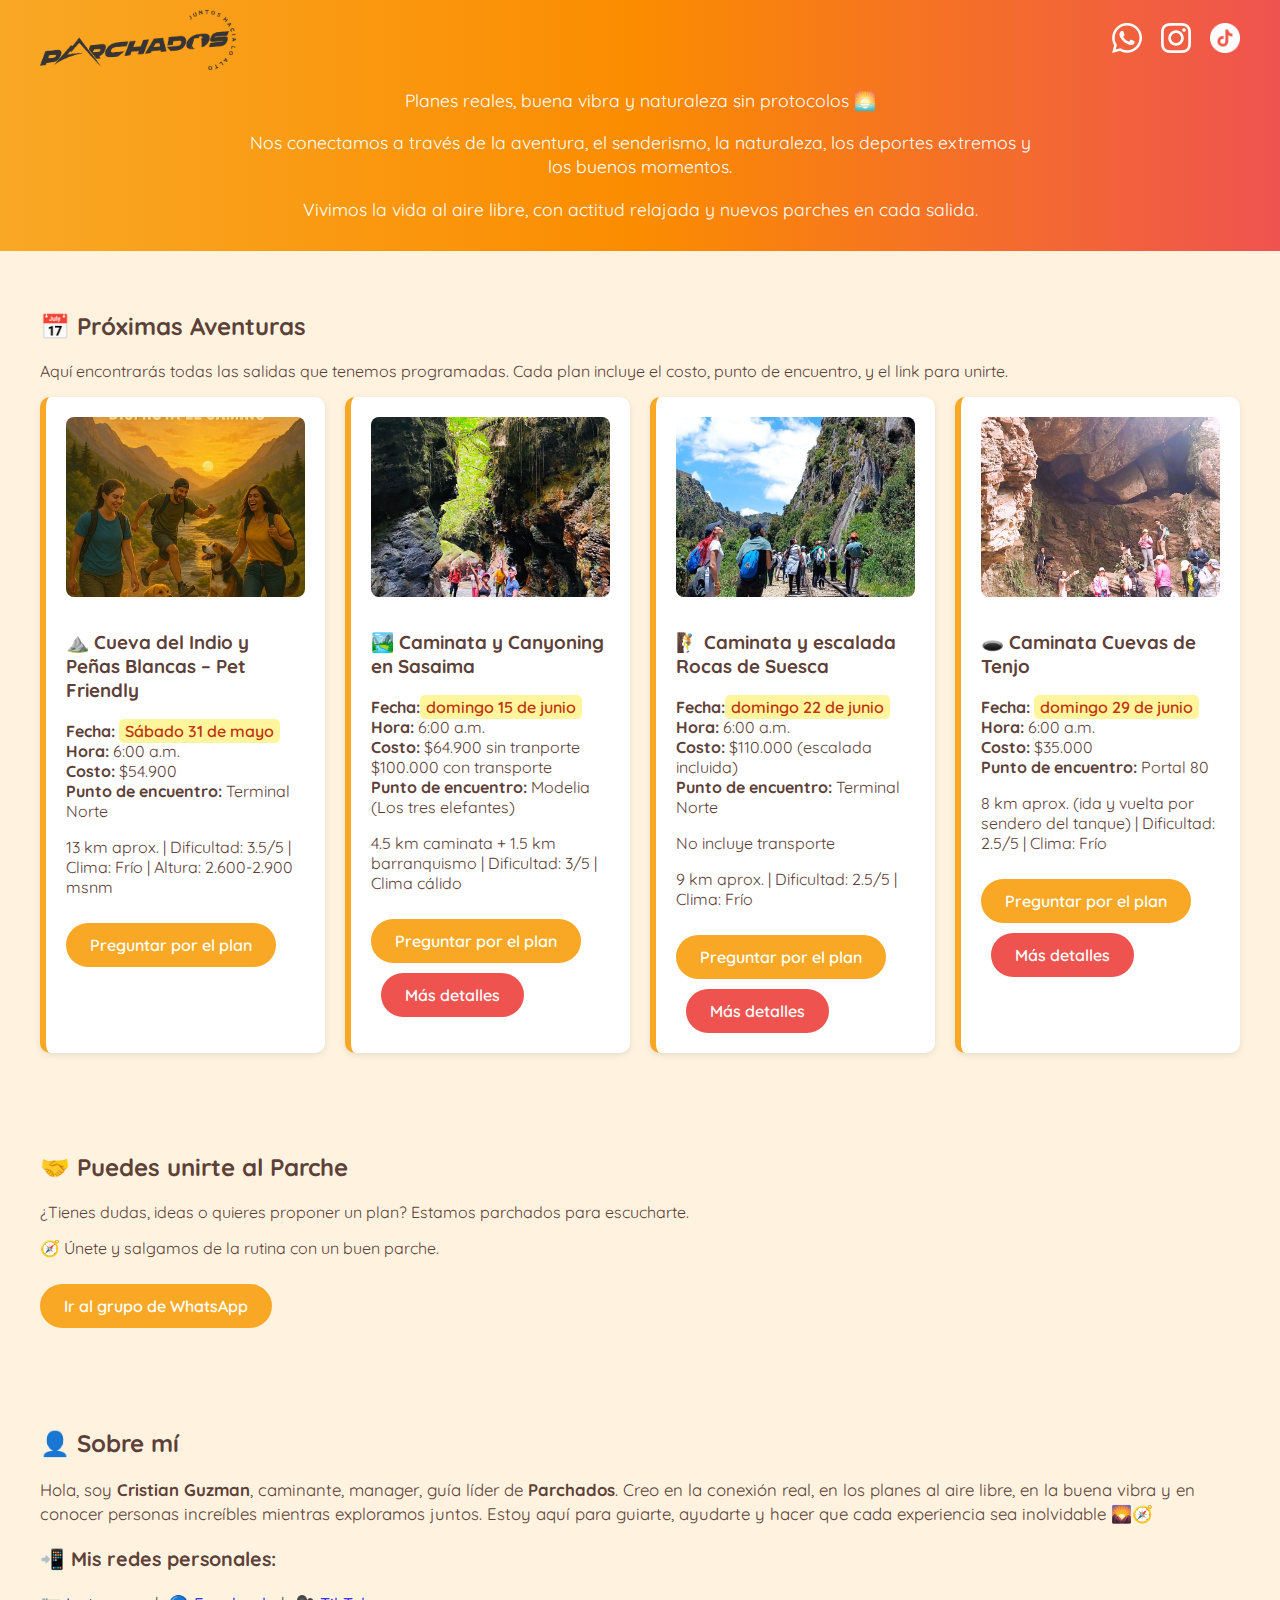
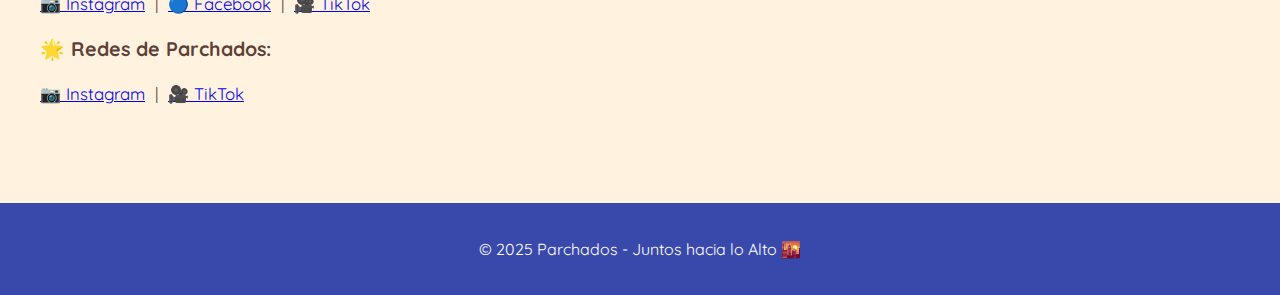
<file: index.html>
<!DOCTYPE html>
<html lang="es">
<head>
  <meta charset="UTF-8" />
  <meta name="viewport" content="width=device-width, initial-scale=1.0" />
  <title>Parchados</title>
  <link href="https://fonts.googleapis.com/css2?family=Caveat&family=Quicksand:wght@400;600&display=swap" rel="stylesheet">
  <style>
    body {
      margin: 0;
      font-family: 'Quicksand', sans-serif;
      background-color: #FFF3E0;
      color: #5D4037;
    }

    header.header-bar {
      background: linear-gradient(to right, #F9A825, #FB8C00, #EF5350);
      color: white;
      padding: 10px 20px;
    }

    .logo-social {
      display: flex;
      justify-content: space-between;
      align-items: center;
      max-width: 1200px;
      margin: 0 auto 15px;
    }

    .logo {
      height: 60px;
      object-fit: contain;
    }

    .social-icons a {
      margin-left: 15px;
      display: inline-block;
    }

    .social-icons img {
      height: 30px;
      width: 30px;
      filter: brightness(0) invert(1);
      transition: filter 0.3s ease;
    }

    .social-icons img:hover {
      filter: brightness(0.8) invert(0.7);
    }

    .intro {
      max-width: 800px;
      margin: 0 auto 20px;
      text-align: center;
      font-size: 1.1em;
      line-height: 1.4;
    }

    section {
      padding: 40px 20px;
      max-width: 1200px;
      margin: auto;
    }

    .activity-grid {
      display: grid;
      grid-template-columns: repeat(auto-fit, minmax(280px, 1fr));
      gap: 20px;
    }
    
    .highlight-date {
      background-color: #FFF59D; /* Amarillo suave */
      color: #BF360C;            /* Marrón rojizo oscuro */
      padding: 2px 6px;
      border-radius: 5px;
      font-weight: 600;
}

    .activity {
      background: white;
      border-left: 6px solid #F9A825;
      padding: 20px;
      border-radius: 10px;
      box-shadow: 0 2px 6px rgba(0,0,0,0.1);
    }

    .activity img {
      width: 100%;
      height: 180px;
      object-fit: cover;
      border-radius: 8px;
      margin-bottom: 10px;
    }

    .button {
      display: inline-block;
      background-color: #F9A825;
      color: white;
      padding: 12px 24px;
      border-radius: 30px;
      text-decoration: none;
      font-weight: 600;
      margin-top: 10px;
    }

    footer {
      background-color: #3949AB;
      color: white;
      text-align: center;
      padding: 20px;
      margin-top: 40px;
    }

    /* --- ESTILOS PARA CELULARES --- */
    @media (max-width: 600px) {
      .logo-social {
        flex-direction: column;
        gap: 10px;
      }

      .intro {
        font-size: 1em;
        padding: 0 10px;
      }

      .activity-grid {
        grid-template-columns: repeat(2, 1fr);
      }

      .activity {
        padding: 12px;
      }

      .activity img {
        height: 120px;
      }

      .activity h3 {
        font-size: 1em;
        margin: 8px 0;
      }

      .activity p {
        font-size: 0.9em;
        line-height: 1.3;
      }

      .button {
        padding: 8px 16px;
        font-size: 0.85em;
      }
    }
  </style>
</head>
<body>
  <header class="header-bar">
    <div class="logo-social">
      <img src="img/logo.png" alt="Logo de Parchados" class="logo" />
      <div class="social-icons">
        <a href="https://wa.me/573202340522" target="_blank" title="WhatsApp">
          <img src="img/icon_whatsapp.png" alt="WhatsApp" />
        </a>
        <a href="https://www.instagram.com/parchadosbogota" target="_blank" title="Instagram">
          <img src="img/icon_instagram.png" alt="Instagram" />
        </a>
        <a href="https://www.tiktok.com/@parchadosbogota" target="_blank" title="TikTok">
          <img src="img/icon_tiktok.png" alt="TikTok" />
        </a>
      </div>
    </div>
    <div class="intro">
      <p>Planes reales, buena vibra y naturaleza sin protocolos 🌅</p>
      <p>Nos conectamos a través de la aventura, el senderismo, la naturaleza, los deportes extremos y los buenos momentos.</p>
      <p>Vivimos la vida al aire libre, con actitud relajada y nuevos parches en cada salida.</p>
    </div>
  </header>

  <section>
    <h2>📅 Próximas Aventuras</h2>
    <p>Aquí encontrarás todas las salidas que tenemos programadas. Cada plan incluye el costo, punto de encuentro, y el link para unirte.</p>
    <div class="activity-grid">
      <div class="activity">
        <img src="img/senderismo_pet.jpg" alt="Caminata Pet Friendly">
        <h3>⛰️ Cueva del Indio y Peñas Blancas – Pet Friendly</h3>
        <p><strong>Fecha:</strong> <span class="highlight-date">Sábado 31 de mayo</span><br><strong>Hora:</strong> 6:00 a.m.<br><strong>Costo:</strong> $54.900<br><strong>Punto de encuentro:</strong> Terminal Norte</p>
        <p>13 km aprox. | Dificultad: 3.5/5 | Clima: Frío | Altura: 2.600-2.900 msnm</p>
        <a href="https://wa.me/573202340522?text=hola%21%20para%20info%20de%20la%20actividad%20de%20Tocancipa" class="button">Preguntar por el plan</a>
      </div>
      <div class="activity">
        <img src="img/canyoning.png" alt="Canyoning en Sasaima">
        <h3>🏞️ Caminata y Canyoning en Sasaima</h3>
        <p><strong>Fecha:</strong><span class="highlight-date">domingo 15 de junio</span><br><strong>Hora:</strong> 6:00 a.m.<br><strong>Costo:</strong> $64.900 sin tranporte<br> $100.000 con transporte<br><strong>Punto de encuentro:</strong> Modelia (Los tres elefantes)</p>
        <p>4.5 km caminata + 1.5 km barranquismo | Dificultad: 3/5 | Clima cálido</p>
        <a href="https://wa.me/573202340522?text=hola%21%20para%20info%20de%20la%20actividad%20de%20Sasaima" class="button">Preguntar por el plan</a>
        <a href="sasaima.html" class="button" style="background-color: #EF5350; margin-left: 10px;">Más detalles</a>
       </div>
        <div class="activity">
        <img src="img/senderismo.jpg" alt="Suesca escalada">
        <h3>🧗 Caminata y escalada Rocas de Suesca</h3>
        <p><strong>Fecha:</strong><span class="highlight-date">domingo 22 de junio</span><br><strong>Hora:</strong> 6:00 a.m.<br><strong>Costo:</strong> $110.000 (escalada incluida)<br><strong>Punto de encuentro:</strong> Terminal Norte</p>
        <p>No incluye transporte</p>
        <p>9 km aprox. | Dificultad: 2.5/5 | Clima: Frío</p>
        <a href="https://wa.me/573202340522?text=hola%21%20para%20info%20de%20la%20actividad%20de%20Suesca" class="button">Preguntar por el plan</a>
        <a href="suesca.html" class="button" style="background-color: #EF5350; margin-left: 10px;">Más detalles</a>
      </div>
      <div class="activity">
    <img src="img/tenjo.jpg" alt="Cuevas de Tenjo">
     <h3>🕳️ Caminata Cuevas de Tenjo</h3>
      <p><strong>Fecha:</strong> <span class="highlight-date">domingo 29 de junio</span><br><strong>Hora:</strong> 6:00 a.m.<br><strong>Costo:</strong> $35.000<br><strong>Punto de encuentro:</strong> Portal 80</p>
      <p>8 km aprox. (ida y vuelta por sendero del tanque) | Dificultad: 2.5/5 | Clima: Frío</p>
      <a href="https://wa.me/573202340522?text=hola%21%20para%20info%20de%20la%20actividad%20de%20Tenjo" class="button">Preguntar por el plan</a>
      <a href="tenjo.html" class="button" style="background-color: #EF5350; margin-left: 10px;">Más detalles</a>
     </div>
    </div>
  </section>

  <section>
    <h2>🤝 Puedes unirte al Parche</h2>
    <p>¿Tienes dudas, ideas o quieres proponer un plan? Estamos parchados para escucharte.</p>
    <p>🧭 Únete y salgamos de la rutina con un buen parche.</p>
    <a href="https://chat.whatsapp.com/DVwfoAToaKi2gcLAG2YTbS" class="button">Ir al grupo de WhatsApp</a>
  </section>

  <section>
    <h2>👤 Sobre mí</h2>
    <div style="font-size: 1.05em; line-height: 1.4;">
      <p>Hola, soy <strong>Cristian Guzman</strong>, caminante, manager, guía líder de <strong>Parchados</strong>. Creo en la conexión real, en los planes al aire libre, en la buena vibra y en conocer personas increíbles mientras exploramos juntos. Estoy aquí para guiarte, ayudarte y hacer que cada experiencia sea inolvidable 🌄🧭</p>

      <h3>📲 Mis redes personales:</h3>
      <p>
        <a href="https://www.instagram.com/cristianguzman_oficial" target="_blank">📷 Instagram</a> &nbsp;|&nbsp;
        <a href="https://www.facebook.com/share/19MqtoE8mH/" target="_blank">🔵 Facebook</a> &nbsp;|&nbsp;
        <a href="https://www.tiktok.com/@rincondelanaturaleza" target="_blank">🎥 TikTok</a>
      </p>

      <h3>🌟 Redes de Parchados:</h3>
      <p>
        <a href="https://www.instagram.com/parchadosbogota" target="_blank">📷 Instagram</a> &nbsp;|&nbsp;
        <a href="https://www.tiktok.com/@parchadosbogota" target="_blank">🎥 TikTok</a>      
      </p>
    </div>
  </section>

  <footer>
    <p>© 2025 Parchados - Juntos hacia lo Alto 🌇</p>
  </footer>
</body>
</html>
</file>
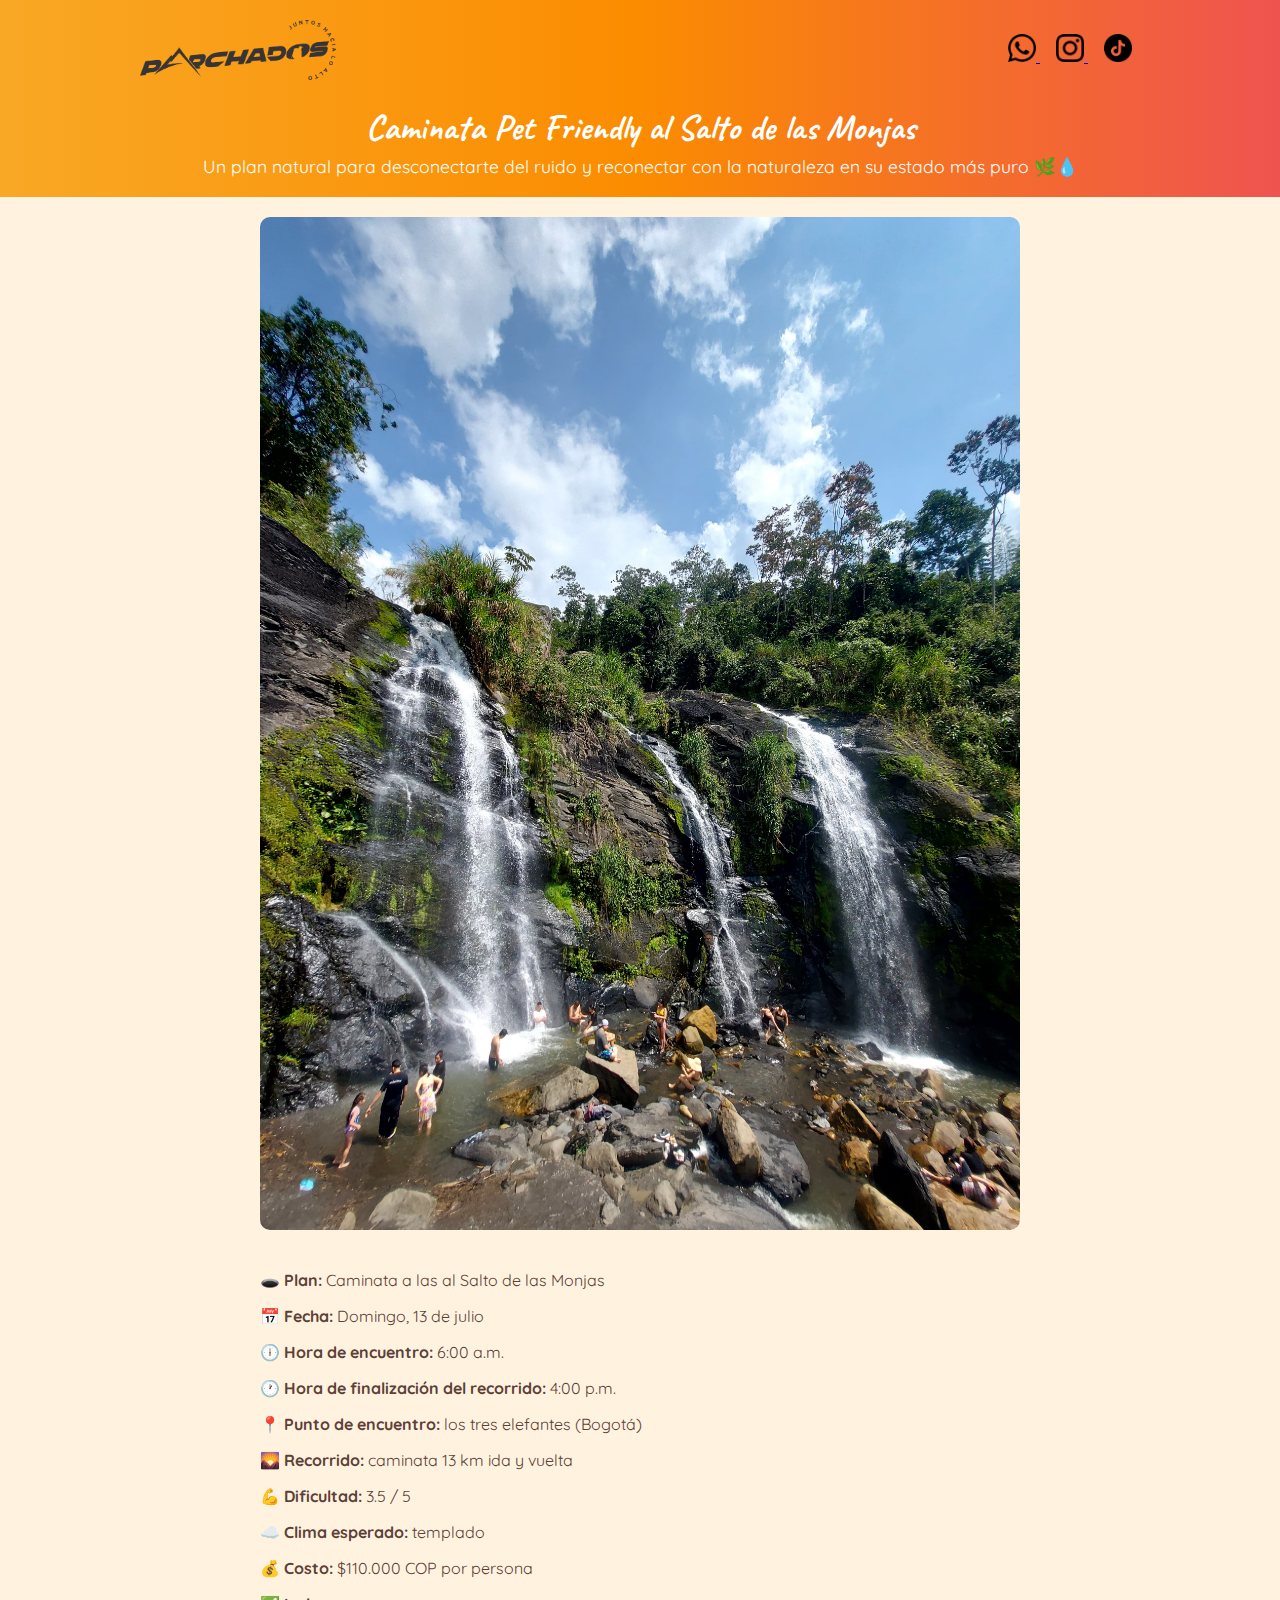
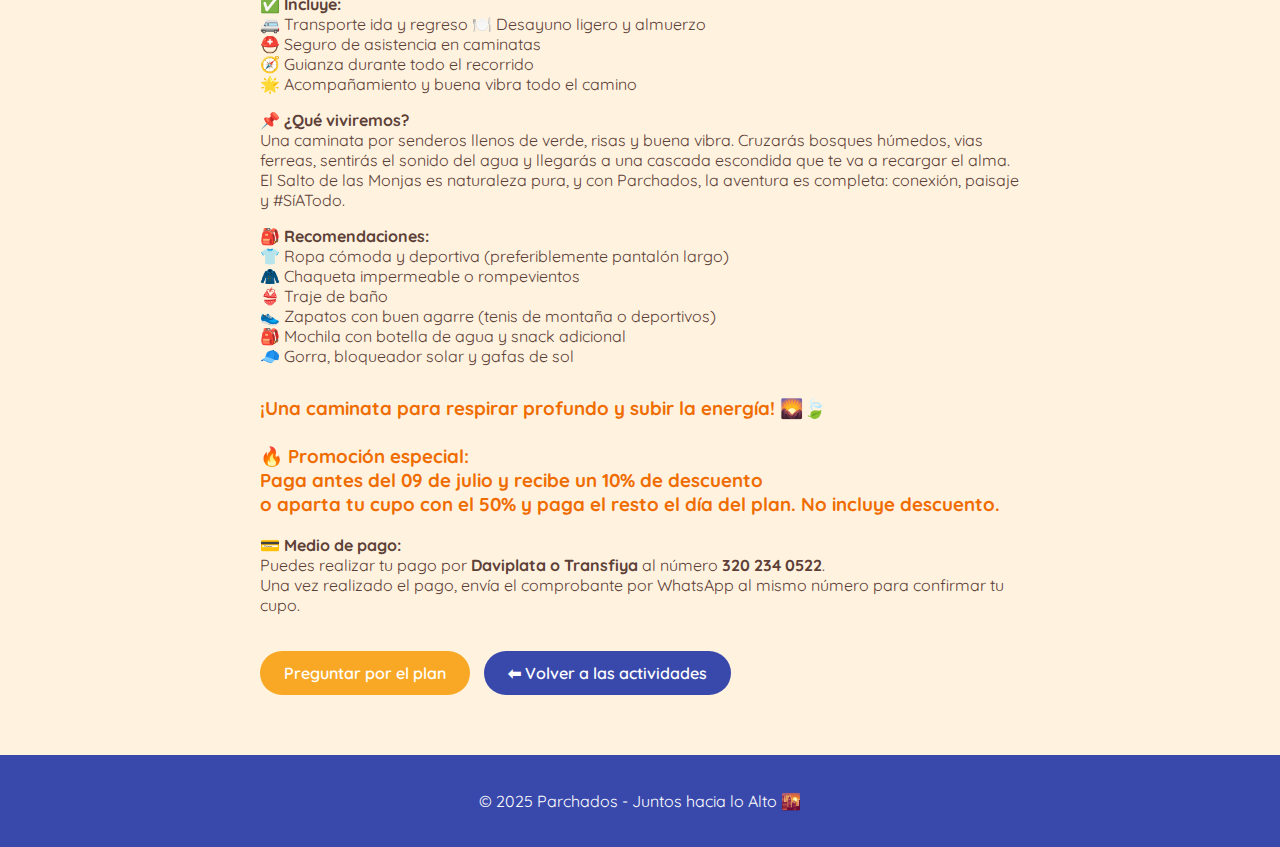
<file: monjas.html>
<!DOCTYPE html>
<html lang="es">
<head>
  <meta charset="UTF-8" />
  <meta name="viewport" content="width=device-width, initial-scale=1.0" />
  <title>Caminata Pet Friendly al Salto de las Monjas - Parchados</title>

  <!-- Etiquetas Open Graph para redes sociales -->
  <meta property="og:title" content="Caminata Pet Friendly al Salto de las Monjas - Parchados" />
  <meta property="og:description" content="Un plan natural para desconectarte del ruido y reconectar con la naturaleza en su estado más puro 🌿💧" />
  <meta property="og:image" content="https://parchadosbogota.github.io/parchados-web/img/monjas.jpg" />
  <meta property="og:url" content="https://parchadosbogota.github.io/parchados-web/monjas.html" />
  <meta property="og:type" content="website" />

  <!-- Fuente -->
  <link href="https://fonts.googleapis.com/css2?family=Caveat&family=Quicksand:wght@400;600&display=swap" rel="stylesheet">

  <!-- Estilos -->
  <style>
    * {
      box-sizing: border-box;
    }

    body {
      margin: 0;
      font-family: 'Quicksand', sans-serif;
      background-color: #FFF3E0;
      color: #5D4037;
    }

    header {
      background: linear-gradient(to right, #F9A825, #FB8C00, #EF5350);
      color: white;
      padding: 20px 15px;
    }

    .header-bar {
      display: flex;
      flex-direction: column;
      align-items: center;
      text-align: center;
    }

    .logo-social {
      display: flex;
      justify-content: space-between;
      align-items: center;
      width: 100%;
      max-width: 1000px;
      flex-wrap: wrap;
      margin-bottom: 15px;
    }

    .logo {
      height: 60px;
    }

    .social-icons a {
      margin: 0 8px;
    }

    .social-icons img {
      width: 28px;
      height: 28px;
    }

    .intro h1 {
      margin: 10px 0 5px;
      font-family: 'Caveat', cursive;
      font-size: 2.2em;
    }

    .intro p {
      margin: 0;
      font-size: 1.1em;
    }

    .content {
      max-width: 800px;
      margin: auto;
      padding: 20px;
    }

    img.activity-banner {
      width: 100%;
      border-radius: 10px;
      margin-bottom: 20px;
    }

    .button {
      display: inline-block;
      background-color: #F9A825;
      color: white;
      padding: 12px 24px;
      border-radius: 30px;
      text-decoration: none;
      font-weight: 600;
      margin-top: 20px;
    }

    .button.secondary {
      background-color: #3949AB;
      margin-left: 10px;
    }

    footer {
      background-color: #3949AB;
      color: white;
      text-align: center;
      padding: 20px;
      margin-top: 40px;
    }

    @media (max-width: 600px) {
      .logo-social {
        flex-direction: column;
        align-items: center;
      }

      .logo {
        margin-bottom: 10px;
      }
    }
  </style>
</head>

<body>
  <header class="header-bar">
    <div class="logo-social">
      <img src="img/logo.png" alt="Logo de Parchados" class="logo" />
      <div class="social-icons">
        <a href="https://wa.me/573202340522" target="_blank" title="WhatsApp">
          <img src="img/icon_whatsapp.png" alt="WhatsApp" />
        </a>
        <a href="https://www.instagram.com/parchadosbogota" target="_blank" title="Instagram">
          <img src="img/icon_instagram.png" alt="Instagram" />
        </a>
        <a href="https://www.tiktok.com/@parchadosbogota" target="_blank" title="TikTok">
          <img src="img/icon_tiktok.png" alt="TikTok" />
        </a>
      </div>
    </div>
    <div class="intro">
      <h1>Caminata Pet Friendly al Salto de las Monjas</h1>
      <p>Un plan natural para desconectarte del ruido y reconectar con la naturaleza en su estado más puro 🌿💧</p>
    </div>
  </header>

 <div class="content">
  <img src="img/salto_monjas.jpeg" alt="salto de las monjas" class="activity-banner">

  <p>🕳️ <strong>Plan:</strong> Caminata a las al Salto de las Monjas</p>
  <p>📅 <strong>Fecha:</strong> Domingo, 13 de julio</p>
  <p>🕕 <strong>Hora de encuentro:</strong> 6:00 a.m.</p>
  <p>🕐 <strong>Hora de finalización del recorrido:</strong> 4:00 p.m.</p>
  <p>📍 <strong>Punto de encuentro:</strong> los tres elefantes (Bogotá)</p>

  <p>🌄 <strong>Recorrido:</strong> caminata 13 km ida y vuelta</p>
  <p>💪 <strong>Dificultad:</strong> 3.5 / 5</p>
  <p>☁️ <strong>Clima esperado:</strong> templado</p>

  <p>💰 <strong>Costo:</strong> $110.000 COP por persona<br>

  <p>✅ <strong>Incluye:</strong><br>
    🚐 Transporte ida y regreso
    🍽️ Desayuno ligero y almuerzo<br>
    ⛑️ Seguro de asistencia en caminatas<br>
    🧭 Guianza durante todo el recorrido<br>
    🌟 Acompañamiento y buena vibra todo el camino
  </p>

  <p>📌 <strong>¿Qué viviremos?</strong><br>
    Una caminata por senderos llenos de verde, risas y buena vibra. Cruzarás bosques húmedos, vias ferreas, sentirás el sonido del agua y llegarás a una cascada escondida que te va a recargar el alma. El Salto de las Monjas es naturaleza pura, y con Parchados, la aventura es completa: conexión, paisaje y #SíATodo.
  </p>

  <p>🎒 <strong>Recomendaciones:</strong><br>
    👕 Ropa cómoda y deportiva (preferiblemente pantalón largo)<br>
    🧥 Chaqueta impermeable o rompevientos<br>
    👙 Traje de baño<br>
    👟 Zapatos con buen agarre (tenis de montaña o deportivos)<br>
    🎒 Mochila con botella de agua y snack adicional<br>
    🧢 Gorra, bloqueador solar y gafas de sol<br>
  </p>

  <h3 style="margin-top: 30px; color: #EF6C00;">
    ¡Una caminata para respirar profundo y subir la energía! 🌄🍃<br><br>
    🔥 <strong>Promoción especial:</strong><br>
    Paga antes del 09 de julio y recibe un <strong>10% de descuento</strong><br>
    o <strong>aparta tu cupo con el 50%</strong> y paga el resto el día del plan. No incluye descuento.
  </h3>
  <p>💳 <strong>Medio de pago:</strong><br>
    Puedes realizar tu pago por <strong>Daviplata o Transfiya</strong> al número <strong>320 234 0522</strong>.<br>
    Una vez realizado el pago, envía el comprobante por WhatsApp al mismo número para confirmar tu cupo.
  </p>


  <a href="https://wa.me/573202340522?text=Hola%21%20quiero%20más%20información%20sobre%20la%20caminata%20a%20salto%20de%20las%20monjas" class="button">Preguntar por el plan</a>
  <a href="index.html" class="button secondary">⬅ Volver a las actividades</a>
</div>

  <footer>
    <p>© 2025 Parchados - Juntos hacia lo Alto 🌇</p>
  </footer>
</body>
</html>
</file>
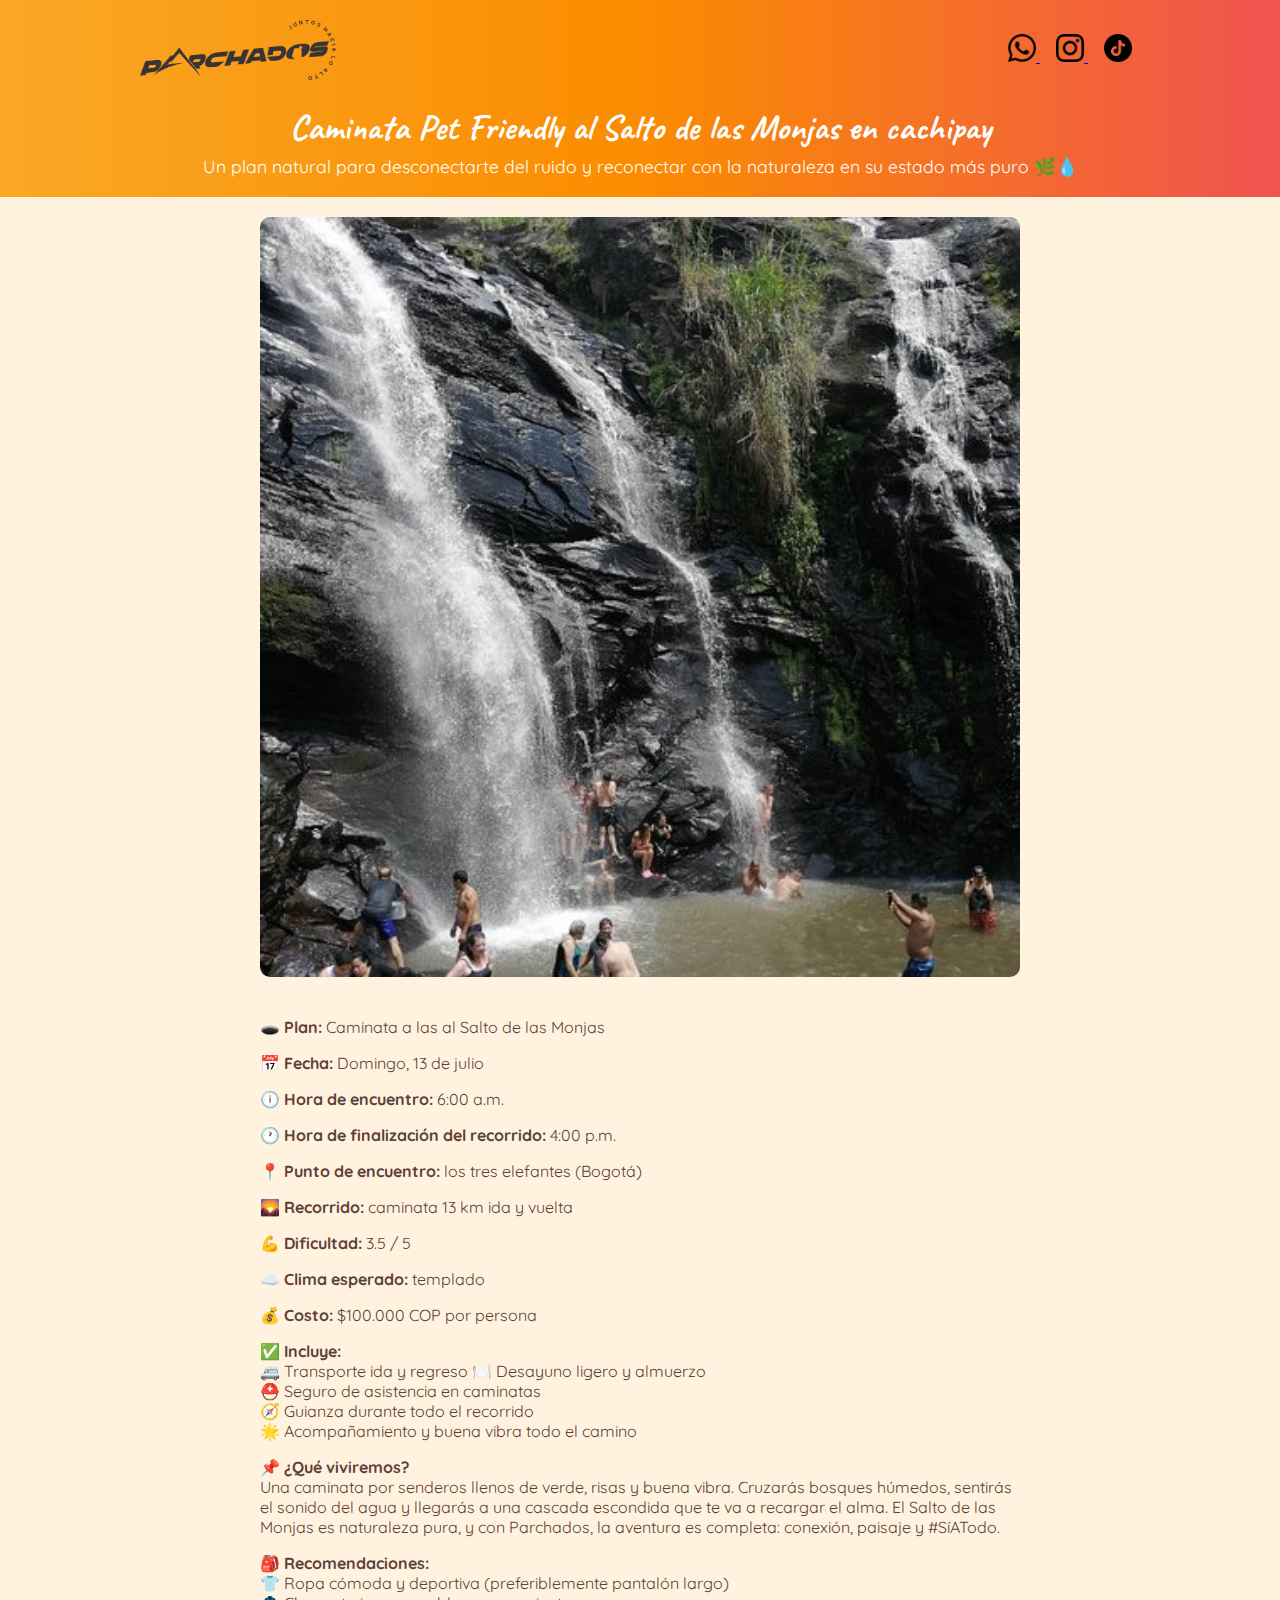
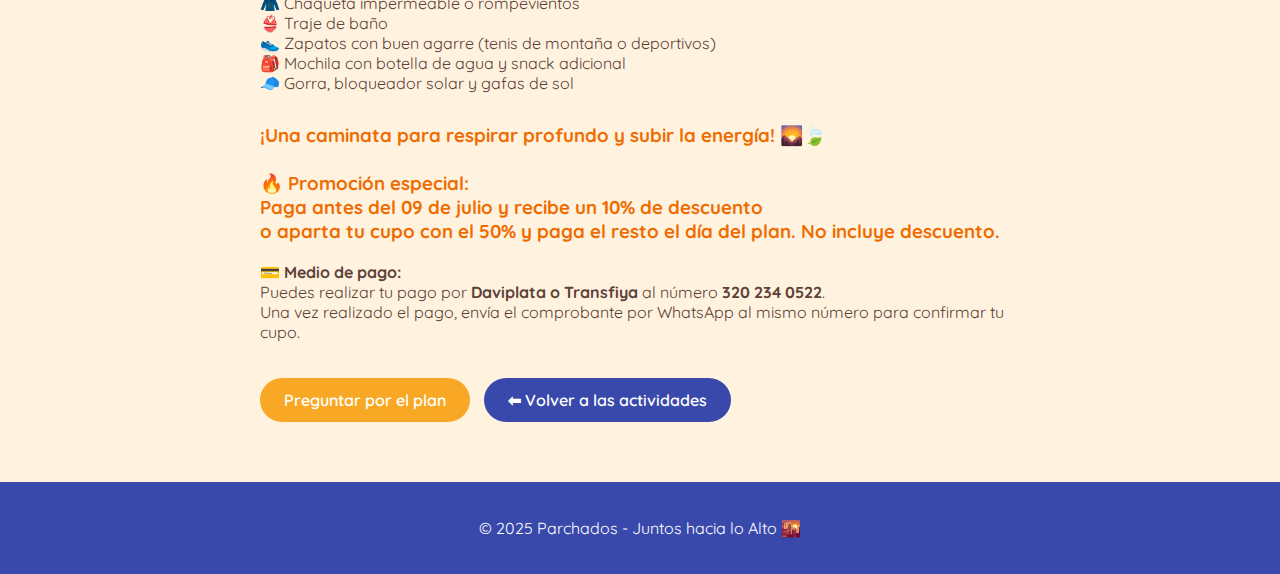
<file: salto-monjas.html>
<!DOCTYPE html>
<html lang="es">
<head>
  <meta charset="UTF-8" />
  <meta name="viewport" content="width=device-width, initial-scale=1.0" />
  <title>Caminata Salto de las Monjas - Parchados</title>

  <!-- Etiquetas Open Graph para redes sociales -->
  <meta property="og:title" content="Caminata Salto de las Monjas - Parchados" />
  <meta property="og:description" content="Un plan natural para desconectarte del ruido y reconectar con la naturaleza en su estado más puro 🌿💧" />
  <meta property="og:image" content="https://parchadosbogota.github.io/parchados-web/img/monjas.jpg" />
  <meta property="og:url" content="https://parchadosbogota.github.io/parchados-web/monjas.html" />
  <meta property="og:type" content="website" />

  <!-- Fuente -->
  <link href="https://fonts.googleapis.com/css2?family=Caveat&family=Quicksand:wght@400;600&display=swap" rel="stylesheet">

  <!-- Estilos -->
  <style>
    * {
      box-sizing: border-box;
    }

    body {
      margin: 0;
      font-family: 'Quicksand', sans-serif;
      background-color: #FFF3E0;
      color: #5D4037;
    }

    header {
      background: linear-gradient(to right, #F9A825, #FB8C00, #EF5350);
      color: white;
      padding: 20px 15px;
    }

    .header-bar {
      display: flex;
      flex-direction: column;
      align-items: center;
      text-align: center;
    }

    .logo-social {
      display: flex;
      justify-content: space-between;
      align-items: center;
      width: 100%;
      max-width: 1000px;
      flex-wrap: wrap;
      margin-bottom: 15px;
    }

    .logo {
      height: 60px;
    }

    .social-icons a {
      margin: 0 8px;
    }

    .social-icons img {
      width: 28px;
      height: 28px;
    }

    .intro h1 {
      margin: 10px 0 5px;
      font-family: 'Caveat', cursive;
      font-size: 2.2em;
    }

    .intro p {
      margin: 0;
      font-size: 1.1em;
    }

    .content {
      max-width: 800px;
      margin: auto;
      padding: 20px;
    }

    img.activity-banner {
      width: 100%;
      border-radius: 10px;
      margin-bottom: 20px;
    }

    .button {
      display: inline-block;
      background-color: #F9A825;
      color: white;
      padding: 12px 24px;
      border-radius: 30px;
      text-decoration: none;
      font-weight: 600;
      margin-top: 20px;
    }

    .button.secondary {
      background-color: #3949AB;
      margin-left: 10px;
    }

    footer {
      background-color: #3949AB;
      color: white;
      text-align: center;
      padding: 20px;
      margin-top: 40px;
    }

    @media (max-width: 600px) {
      .logo-social {
        flex-direction: column;
        align-items: center;
      }

      .logo {
        margin-bottom: 10px;
      }
    }
  </style>
</head>

<body>
  <header class="header-bar">
    <div class="logo-social">
      <img src="img/logo.png" alt="Logo de Parchados" class="logo" />
      <div class="social-icons">
        <a href="https://wa.me/573202340522" target="_blank" title="WhatsApp">
          <img src="img/icon_whatsapp.png" alt="WhatsApp" />
        </a>
        <a href="https://www.instagram.com/parchadosbogota" target="_blank" title="Instagram">
          <img src="img/icon_instagram.png" alt="Instagram" />
        </a>
        <a href="https://www.tiktok.com/@parchadosbogota" target="_blank" title="TikTok">
          <img src="img/icon_tiktok.png" alt="TikTok" />
        </a>
      </div>
    </div>
    <div class="intro">
      <h1>Caminata Pet Friendly al Salto de las Monjas en cachipay</h1>
      <p>Un plan natural para desconectarte del ruido y reconectar con la naturaleza en su estado más puro 🌿💧</p>
    </div>
  </header>

 <div class="content">
  <img src="img/monjas.jpg" alt="salto de las monjas" class="activity-banner">

  <p>🕳️ <strong>Plan:</strong> Caminata a las al Salto de las Monjas</p>
  <p>📅 <strong>Fecha:</strong> Domingo, 13 de julio</p>
  <p>🕕 <strong>Hora de encuentro:</strong> 6:00 a.m.</p>
  <p>🕐 <strong>Hora de finalización del recorrido:</strong> 4:00 p.m.</p>
  <p>📍 <strong>Punto de encuentro:</strong> los tres elefantes (Bogotá)</p>

  <p>🌄 <strong>Recorrido:</strong> caminata 13 km ida y vuelta</p>
  <p>💪 <strong>Dificultad:</strong> 3.5 / 5</p>
  <p>☁️ <strong>Clima esperado:</strong> templado</p>

  <p>💰 <strong>Costo:</strong> $100.000 COP por persona<br>

  <p>✅ <strong>Incluye:</strong><br>
    🚐 Transporte ida y regreso
    🍽️ Desayuno ligero y almuerzo<br>
    ⛑️ Seguro de asistencia en caminatas<br>
    🧭 Guianza durante todo el recorrido<br>
    🌟 Acompañamiento y buena vibra todo el camino
  </p>

  <p>📌 <strong>¿Qué viviremos?</strong><br>
    Una caminata por senderos llenos de verde, risas y buena vibra. Cruzarás bosques húmedos, sentirás el sonido del agua y llegarás a una cascada escondida que te va a recargar el alma. El Salto de las Monjas es naturaleza pura, y con Parchados, la aventura es completa: conexión, paisaje y #SíATodo.
  </p>

  <p>🎒 <strong>Recomendaciones:</strong><br>
    👕 Ropa cómoda y deportiva (preferiblemente pantalón largo)<br>
    🧥 Chaqueta impermeable o rompevientos<br>
    👙 Traje de baño<br>
    👟 Zapatos con buen agarre (tenis de montaña o deportivos)<br>
    🎒 Mochila con botella de agua y snack adicional<br>
    🧢 Gorra, bloqueador solar y gafas de sol<br>
  </p>

  <h3 style="margin-top: 30px; color: #EF6C00;">
    ¡Una caminata para respirar profundo y subir la energía! 🌄🍃<br><br>
    🔥 <strong>Promoción especial:</strong><br>
    Paga antes del 09 de julio y recibe un <strong>10% de descuento</strong><br>
    o <strong>aparta tu cupo con el 50%</strong> y paga el resto el día del plan. No incluye descuento.
  </h3>
  <p>💳 <strong>Medio de pago:</strong><br>
    Puedes realizar tu pago por <strong>Daviplata o Transfiya</strong> al número <strong>320 234 0522</strong>.<br>
    Una vez realizado el pago, envía el comprobante por WhatsApp al mismo número para confirmar tu cupo.
  </p>


  <a href="https://wa.me/573202340522?text=Hola%21%20quiero%20más%20información%20sobre%20la%20caminata%20a%20salto%20de%20las%20monjas" class="button">Preguntar por el plan</a>
  <a href="index.html" class="button secondary">⬅ Volver a las actividades</a>
</div>

  <footer>
    <p>© 2025 Parchados - Juntos hacia lo Alto 🌇</p>
  </footer>
</body>
</html>
</file>
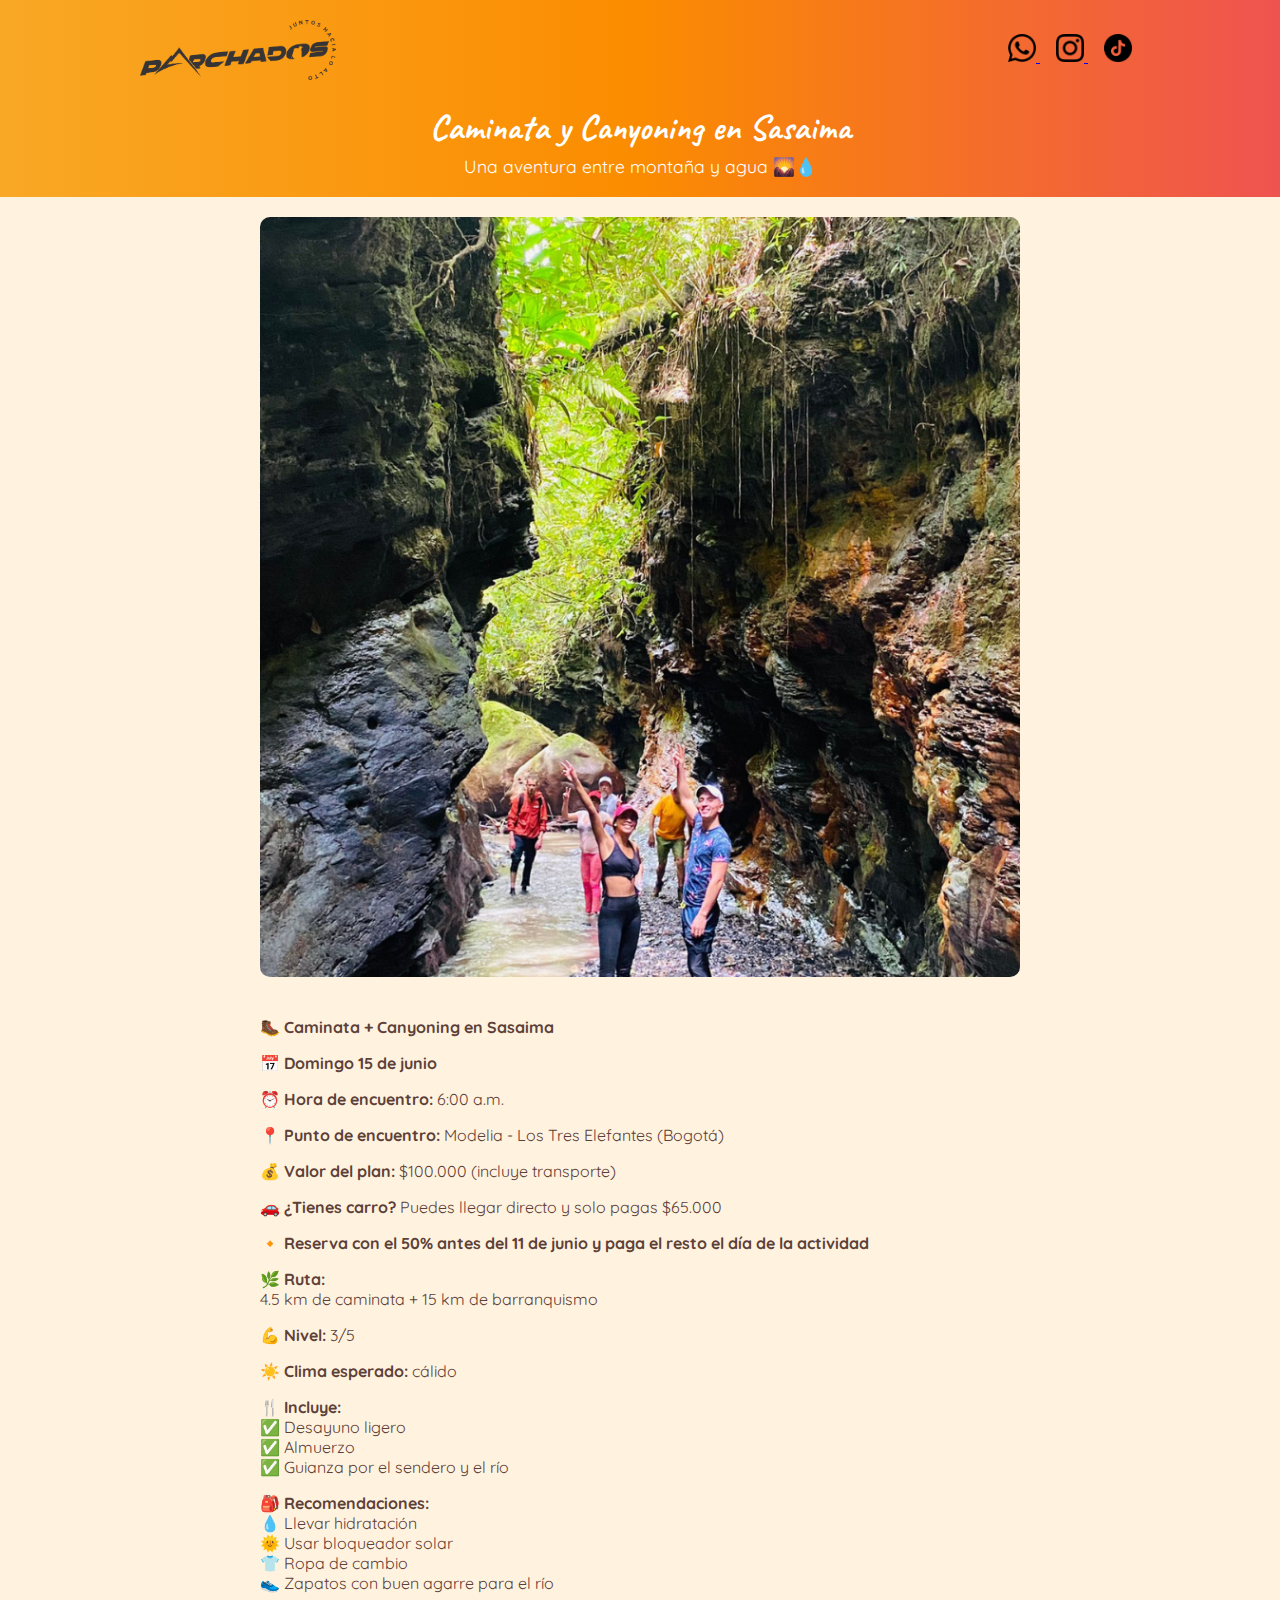
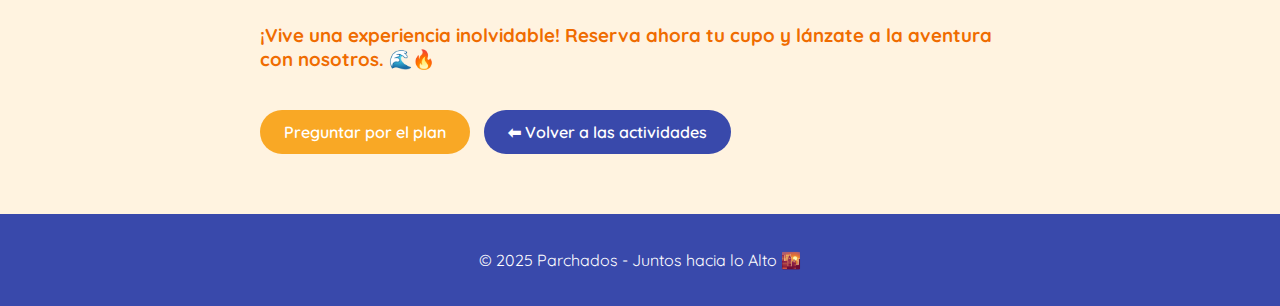
<file: sasaima.html>
<!DOCTYPE html>
<html lang="es">
<head>
  <meta charset="UTF-8" />
  <meta name="viewport" content="width=device-width, initial-scale=1.0" />
  <title>Canyoning en Sasaima - Parchados</title>
  <link href="https://fonts.googleapis.com/css2?family=Caveat&family=Quicksand:wght@400;600&display=swap" rel="stylesheet">
  <style>
    * {
      box-sizing: border-box;
    }

    body {
      margin: 0;
      font-family: 'Quicksand', sans-serif;
      background-color: #FFF3E0;
      color: #5D4037;
    }

    header {
      background: linear-gradient(to right, #F9A825, #FB8C00, #EF5350);
      color: white;
      padding: 20px 15px;
    }

    .header-bar {
      display: flex;
      flex-direction: column;
      align-items: center;
      text-align: center;
    }

    .logo-social {
      display: flex;
      justify-content: space-between;
      align-items: center;
      width: 100%;
      max-width: 1000px;
      flex-wrap: wrap;
      margin-bottom: 15px;
    }

    .logo {
      height: 60px;
    }

    .social-icons a {
      margin: 0 8px;
    }

    .social-icons img {
      width: 28px;
      height: 28px;
    }

    .intro h1 {
      margin: 10px 0 5px;
      font-family: 'Caveat', cursive;
      font-size: 2.2em;
    }

    .intro p {
      margin: 0;
      font-size: 1.1em;
    }

    .content {
      max-width: 800px;
      margin: auto;
      padding: 20px;
    }

    img.activity-banner {
      width: 100%;
      border-radius: 10px;
      margin-bottom: 20px;
    }

    .button {
      display: inline-block;
      background-color: #F9A825;
      color: white;
      padding: 12px 24px;
      border-radius: 30px;
      text-decoration: none;
      font-weight: 600;
      margin-top: 20px;
    }

    .button.secondary {
      background-color: #3949AB;
      margin-left: 10px;
    }

    footer {
      background-color: #3949AB;
      color: white;
      text-align: center;
      padding: 20px;
      margin-top: 40px;
    }

    @media (max-width: 600px) {
      .logo-social {
        flex-direction: column;
        align-items: center;
      }

      .logo {
        margin-bottom: 10px;
      }
    }
  </style>
</head>
<body>
  <header class="header-bar">
    <div class="logo-social">
      <img src="img/logo.png" alt="Logo de Parchados" class="logo" />
      <div class="social-icons">
        <a href="https://wa.me/573202340522" target="_blank" title="WhatsApp">
          <img src="img/icon_whatsapp.png" alt="WhatsApp" />
        </a>
        <a href="https://www.instagram.com/parchadosbogota" target="_blank" title="Instagram">
          <img src="img/icon_instagram.png" alt="Instagram" />
        </a>
        <a href="https://www.tiktok.com/@parchadosbogota" target="_blank" title="TikTok">
          <img src="img/icon_tiktok.png" alt="TikTok" />
        </a>
      </div>
    </div>
    <div class="intro">
      <h1>Caminata y Canyoning en Sasaima</h1>
      <p>Una aventura entre montaña y agua 🌄💧</p>
    </div>
  </header>

  <div class="content">
    <img src="img/canyoning.png" alt="Canyoning en Sasaima" class="activity-banner">

        <p>🥾 <strong>Caminata + Canyoning en Sasaima</strong></p>
    <p>📅 <strong>Domingo 15 de junio</strong></p>
    <p>⏰ <strong>Hora de encuentro:</strong> 6:00 a.m.</p>
    <p>📍 <strong>Punto de encuentro:</strong> Modelia - Los Tres Elefantes (Bogotá)</p>
    <p>💰 <strong>Valor del plan:</strong> $100.000 (incluye transporte)</p>
    <p>🚗 <strong>¿Tienes carro?</strong> Puedes llegar directo y solo pagas $65.000</p>

    <p>🔸 <strong>Reserva con el 50% antes del 11 de junio y paga el resto el día de la actividad</strong></p>

    <p>🌿 <strong>Ruta:</strong><br>4.5 km de caminata + 15 km de barranquismo</p>
    <p>💪 <strong>Nivel:</strong> 3/5</p>
    <p>☀️ <strong>Clima esperado:</strong> cálido</p>

    <p>🍴 <strong>Incluye:</strong><br>
    ✅ Desayuno ligero<br>
    ✅ Almuerzo<br>
    ✅ Guianza por el sendero y el río</p>

    <p>🎒 <strong>Recomendaciones:</strong><br>
    💧 Llevar hidratación<br>
    🌞 Usar bloqueador solar<br>
    👕 Ropa de cambio<br>
    👟 Zapatos con buen agarre para el río</p>

    <h3 style="margin-top: 30px; color: #EF6C00;">¡Vive una experiencia inolvidable! Reserva ahora tu cupo y lánzate a la aventura con nosotros. 🌊🔥</h3>


    <a href="https://wa.me/573202340522?text=hola%21%20quiero%20mas%20detalles%20del%20plan%20de%20Sasaima" class="button">Preguntar por el plan</a>
    <a href="index.html" class="button secondary">⬅ Volver a las actividades</a>
  </div>

  <footer>
    <p>© 2025 Parchados - Juntos hacia lo Alto 🌇</p>
  </footer>
</body>
</html>
</file>
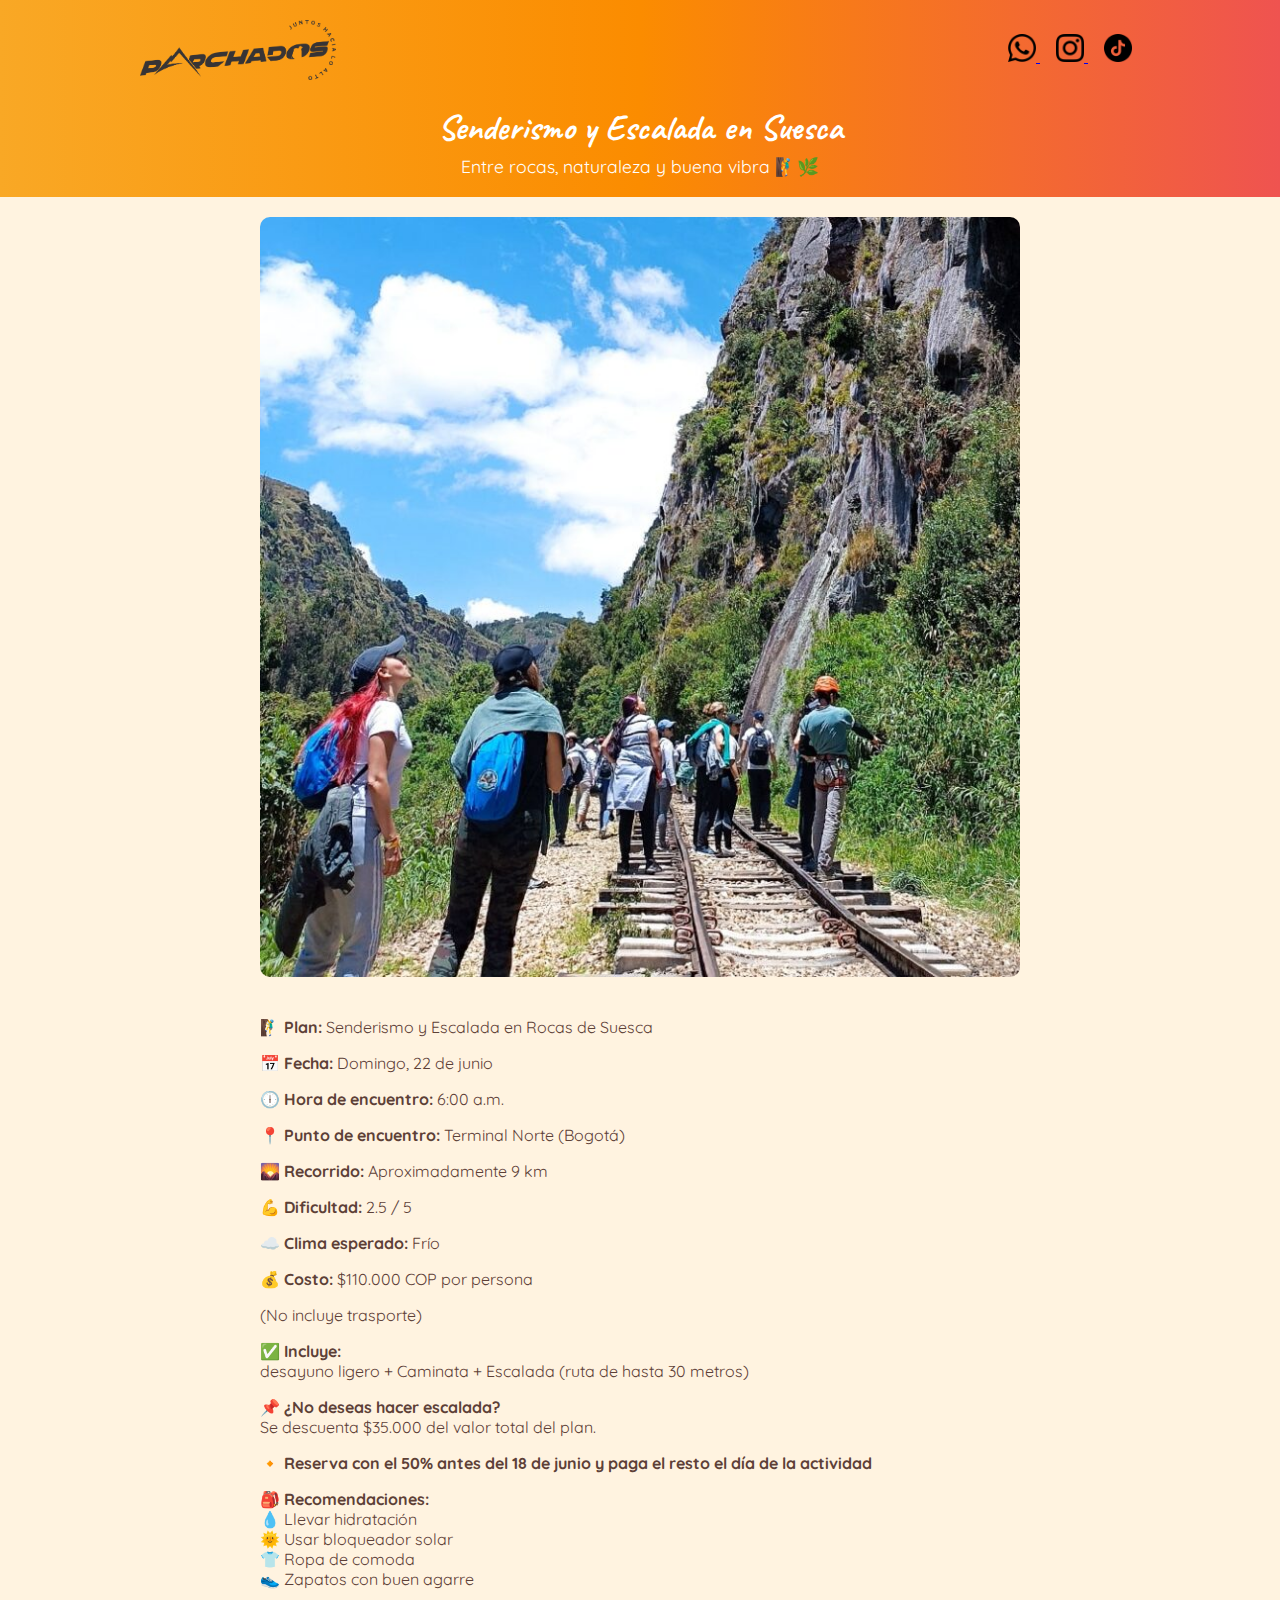
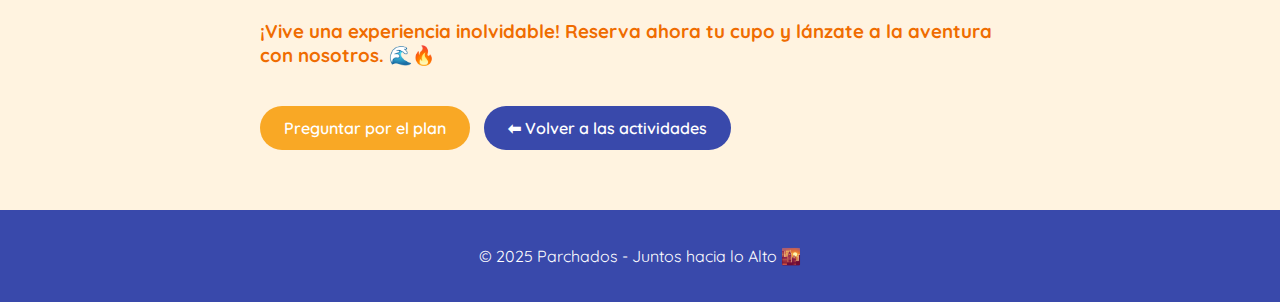
<file: suesca.html>
<!DOCTYPE html>
<html lang="es">
<head>
  <meta charset="UTF-8" />
  <meta name="viewport" content="width=device-width, initial-scale=1.0" />
  <title>Canyoning en Sasaima - Parchados</title>
  <link href="https://fonts.googleapis.com/css2?family=Caveat&family=Quicksand:wght@400;600&display=swap" rel="stylesheet">
  <style>
    * {
      box-sizing: border-box;
    }

    body {
      margin: 0;
      font-family: 'Quicksand', sans-serif;
      background-color: #FFF3E0;
      color: #5D4037;
    }

    header {
      background: linear-gradient(to right, #F9A825, #FB8C00, #EF5350);
      color: white;
      padding: 20px 15px;
    }

    .header-bar {
      display: flex;
      flex-direction: column;
      align-items: center;
      text-align: center;
    }

    .logo-social {
      display: flex;
      justify-content: space-between;
      align-items: center;
      width: 100%;
      max-width: 1000px;
      flex-wrap: wrap;
      margin-bottom: 15px;
    }

    .logo {
      height: 60px;
    }

    .social-icons a {
      margin: 0 8px;
    }

    .social-icons img {
      width: 28px;
      height: 28px;
    }

    .intro h1 {
      margin: 10px 0 5px;
      font-family: 'Caveat', cursive;
      font-size: 2.2em;
    }

    .intro p {
      margin: 0;
      font-size: 1.1em;
    }

    .content {
      max-width: 800px;
      margin: auto;
      padding: 20px;
    }

    img.activity-banner {
      width: 100%;
      border-radius: 10px;
      margin-bottom: 20px;
    }

    .button {
      display: inline-block;
      background-color: #F9A825;
      color: white;
      padding: 12px 24px;
      border-radius: 30px;
      text-decoration: none;
      font-weight: 600;
      margin-top: 20px;
    }

    .button.secondary {
      background-color: #3949AB;
      margin-left: 10px;
    }

    footer {
      background-color: #3949AB;
      color: white;
      text-align: center;
      padding: 20px;
      margin-top: 40px;
    }

    @media (max-width: 600px) {
      .logo-social {
        flex-direction: column;
        align-items: center;
      }

      .logo {
        margin-bottom: 10px;
      }
    }
  </style>
</head>
<body>
  <header class="header-bar">
    <div class="logo-social">
      <img src="img/logo.png" alt="Logo de Parchados" class="logo" />
      <div class="social-icons">
        <a href="https://wa.me/573202340522" target="_blank" title="WhatsApp">
          <img src="img/icon_whatsapp.png" alt="WhatsApp" />
        </a>
        <a href="https://www.instagram.com/parchadosbogota" target="_blank" title="Instagram">
          <img src="img/icon_instagram.png" alt="Instagram" />
        </a>
        <a href="https://www.tiktok.com/@parchadosbogota" target="_blank" title="TikTok">
          <img src="img/icon_tiktok.png" alt="TikTok" />
        </a>
      </div>
    </div>
    <div class="intro">
      <h1>Senderismo y Escalada en Suesca</h1>
      <p>Entre rocas, naturaleza y buena vibra 🧗‍♂️🌿</p>
    </div>
  </header>

  <div class="content">
    <img src="img/senderismo.jpg" alt="Suesca escalada" class="activity-banner">

    <p>🧗‍♂️ <strong>Plan:</strong> Senderismo y Escalada en Rocas de Suesca</p>
    <p>📅 <strong>Fecha:</strong> Domingo, 22 de junio</p>
    <p>🕕 <strong>Hora de encuentro:</strong> 6:00 a.m.</p>
    <p>📍 <strong>Punto de encuentro:</strong> Terminal Norte (Bogotá)</p>

    <p>🌄 <strong>Recorrido:</strong> Aproximadamente 9 km</p>
    <p>💪 <strong>Dificultad:</strong> 2.5 / 5</p>
    <p>☁️ <strong>Clima esperado:</strong> Frío</p>

    <p>💰 <strong>Costo:</strong> $110.000 COP por persona</p>
    <p>(No incluye trasporte)</p>
    <p>✅ <strong>Incluye:</strong><br>
    desayuno ligero + Caminata + Escalada (ruta de hasta 30 metros)</p>

    <p>📌 <strong>¿No deseas hacer escalada?</strong><br>
    Se descuenta $35.000 del valor total del plan.</p>
    <p>🔸 <strong>Reserva con el 50% antes del 18 de junio y paga el resto el día de la actividad</strong></p>

    <p>🎒 <strong>Recomendaciones:</strong><br>
    💧 Llevar hidratación<br>
    🌞 Usar bloqueador solar<br>
    👕 Ropa de comoda<br>
    👟 Zapatos con buen agarre</p>

    <h3 style="margin-top: 30px; color: #EF6C00;">¡Vive una experiencia inolvidable! Reserva ahora tu cupo y lánzate a la aventura con nosotros. 🌊🔥</h3>


    <a href="https://wa.me/573202340522?text=hola%21%20quiero%20mas%20detalles%20del%20plan%20de%20Sasaima" class="button">Preguntar por el plan</a>
    <a href="index.html" class="button secondary">⬅ Volver a las actividades</a>
  </div>

  <footer>
    <p>© 2025 Parchados - Juntos hacia lo Alto 🌇</p>
  </footer>
</body>
</html>
</file>
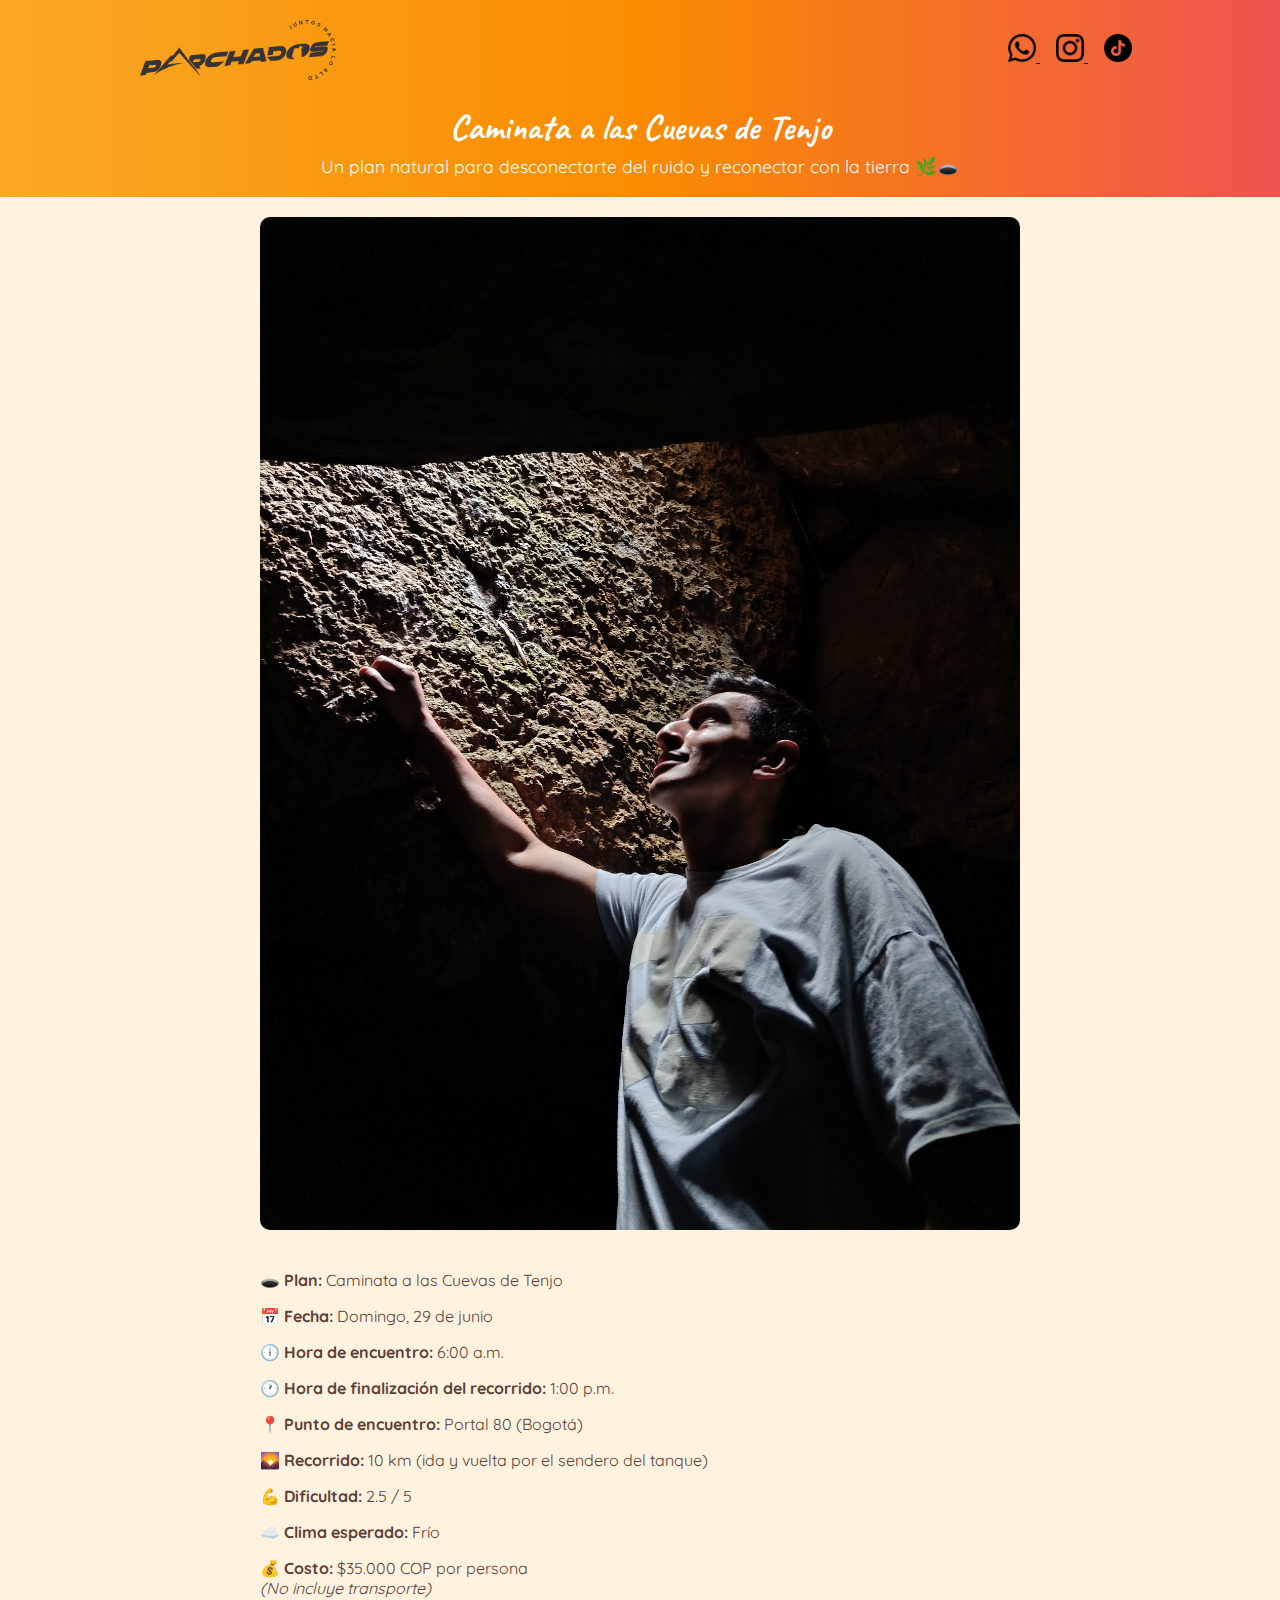
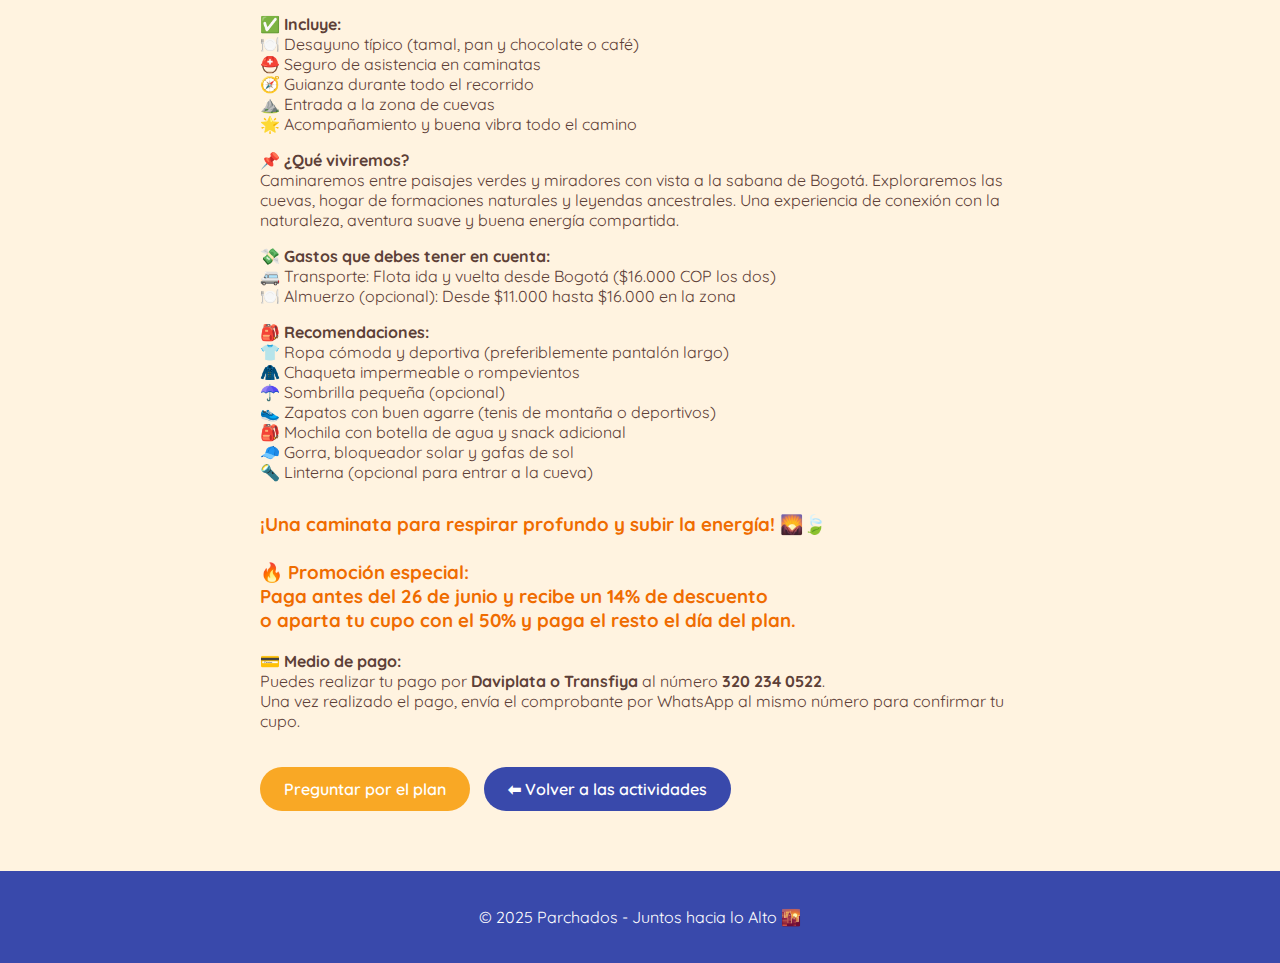
<file: tenjo.html>
<!DOCTYPE html>
<html lang="es">
<head>
  <meta charset="UTF-8" />
  <meta name="viewport" content="width=device-width, initial-scale=1.0" />
  <title>Caminata Cuevas de Tenjo - Parchados</title>
  <link href="https://fonts.googleapis.com/css2?family=Caveat&family=Quicksand:wght@400;600&display=swap" rel="stylesheet">
  <style>
    * {
      box-sizing: border-box;
    }

    body {
      margin: 0;
      font-family: 'Quicksand', sans-serif;
      background-color: #FFF3E0;
      color: #5D4037;
    }

    header {
      background: linear-gradient(to right, #F9A825, #FB8C00, #EF5350);
      color: white;
      padding: 20px 15px;
    }

    .header-bar {
      display: flex;
      flex-direction: column;
      align-items: center;
      text-align: center;
    }

    .logo-social {
      display: flex;
      justify-content: space-between;
      align-items: center;
      width: 100%;
      max-width: 1000px;
      flex-wrap: wrap;
      margin-bottom: 15px;
    }

    .logo {
      height: 60px;
    }

    .social-icons a {
      margin: 0 8px;
    }

    .social-icons img {
      width: 28px;
      height: 28px;
    }

    .intro h1 {
      margin: 10px 0 5px;
      font-family: 'Caveat', cursive;
      font-size: 2.2em;
    }

    .intro p {
      margin: 0;
      font-size: 1.1em;
    }

    .content {
      max-width: 800px;
      margin: auto;
      padding: 20px;
    }

    img.activity-banner {
      width: 100%;
      border-radius: 10px;
      margin-bottom: 20px;
    }

    .button {
      display: inline-block;
      background-color: #F9A825;
      color: white;
      padding: 12px 24px;
      border-radius: 30px;
      text-decoration: none;
      font-weight: 600;
      margin-top: 20px;
    }

    .button.secondary {
      background-color: #3949AB;
      margin-left: 10px;
    }

    footer {
      background-color: #3949AB;
      color: white;
      text-align: center;
      padding: 20px;
      margin-top: 40px;
    }

    @media (max-width: 600px) {
      .logo-social {
        flex-direction: column;
        align-items: center;
      }

      .logo {
        margin-bottom: 10px;
      }
    }
  </style>
</head>
<body>
  <header class="header-bar">
    <div class="logo-social">
      <img src="img/logo.png" alt="Logo de Parchados" class="logo" />
      <div class="social-icons">
        <a href="https://wa.me/573202340522" target="_blank" title="WhatsApp">
          <img src="img/icon_whatsapp.png" alt="WhatsApp" />
        </a>
        <a href="https://www.instagram.com/parchadosbogota" target="_blank" title="Instagram">
          <img src="img/icon_instagram.png" alt="Instagram" />
        </a>
        <a href="https://www.tiktok.com/@parchadosbogota" target="_blank" title="TikTok">
          <img src="img/icon_tiktok.png" alt="TikTok" />
        </a>
      </div>
    </div>
    <div class="intro">
      <h1>Caminata a las Cuevas de Tenjo</h1>
      <p>Un plan natural para desconectarte del ruido y reconectar con la tierra 🌿🕳️</p>
    </div>
  </header>

 <div class="content">
  <img src="img/tenjo2.jpg" alt="Cuevas de Tenjo" class="activity-banner">

  <p>🕳️ <strong>Plan:</strong> Caminata a las Cuevas de Tenjo</p>
  <p>📅 <strong>Fecha:</strong> Domingo, 29 de junio</p>
  <p>🕕 <strong>Hora de encuentro:</strong> 6:00 a.m.</p>
  <p>🕐 <strong>Hora de finalización del recorrido:</strong> 1:00 p.m.</p>
  <p>📍 <strong>Punto de encuentro:</strong> Portal 80 (Bogotá)</p>

  <p>🌄 <strong>Recorrido:</strong> 10 km (ida y vuelta por el sendero del tanque)</p>
  <p>💪 <strong>Dificultad:</strong> 2.5 / 5</p>
  <p>☁️ <strong>Clima esperado:</strong> Frío</p>

  <p>💰 <strong>Costo:</strong> $35.000 COP por persona<br>
  <em>(No incluye transporte)</em></p>

  <p>✅ <strong>Incluye:</strong><br>
    🍽️ Desayuno típico (tamal, pan y chocolate o café)<br>
    ⛑️ Seguro de asistencia en caminatas<br>
    🧭 Guianza durante todo el recorrido<br>
    ⛰️ Entrada a la zona de cuevas<br>
    🌟 Acompañamiento y buena vibra todo el camino
  </p>

  <p>📌 <strong>¿Qué viviremos?</strong><br>
    Caminaremos entre paisajes verdes y miradores con vista a la sabana de Bogotá. Exploraremos las cuevas, hogar de formaciones naturales y leyendas ancestrales. Una experiencia de conexión con la naturaleza, aventura suave y buena energía compartida.
  </p>
  <p>💸 <strong>Gastos que debes tener en cuenta:</strong><br>
    🚐 Transporte: Flota ida y vuelta desde Bogotá ($16.000 COP los dos)<br>
    🍽️ Almuerzo (opcional): Desde $11.000 hasta $16.000 en la zona
  </p>

  <p>🎒 <strong>Recomendaciones:</strong><br>
    👕 Ropa cómoda y deportiva (preferiblemente pantalón largo)<br>
    🧥 Chaqueta impermeable o rompevientos<br>
    ☂️ Sombrilla pequeña (opcional)<br>
    👟 Zapatos con buen agarre (tenis de montaña o deportivos)<br>
    🎒 Mochila con botella de agua y snack adicional<br>
    🧢 Gorra, bloqueador solar y gafas de sol<br>
    🔦 Linterna (opcional para entrar a la cueva)
  </p>

  <h3 style="margin-top: 30px; color: #EF6C00;">
    ¡Una caminata para respirar profundo y subir la energía! 🌄🍃<br><br>
    🔥 <strong>Promoción especial:</strong><br>
    Paga antes del 26 de junio y recibe un <strong>14% de descuento</strong><br>
    o <strong>aparta tu cupo con el 50%</strong> y paga el resto el día del plan.
  </h3>
  <p>💳 <strong>Medio de pago:</strong><br>
    Puedes realizar tu pago por <strong>Daviplata o Transfiya</strong> al número <strong>320 234 0522</strong>.<br>
    Una vez realizado el pago, envía el comprobante por WhatsApp al mismo número para confirmar tu cupo.
  </p>


  <a href="https://wa.me/573202340522?text=Hola%21%20quiero%20más%20información%20sobre%20la%20caminata%20a%20las%20Cuevas%20de%20Tenjo" class="button">Preguntar por el plan</a>
  <a href="index.html" class="button secondary">⬅ Volver a las actividades</a>
</div>

  <footer>
    <p>© 2025 Parchados - Juntos hacia lo Alto 🌇</p>
  </footer>
</body>
</html>
</file>
